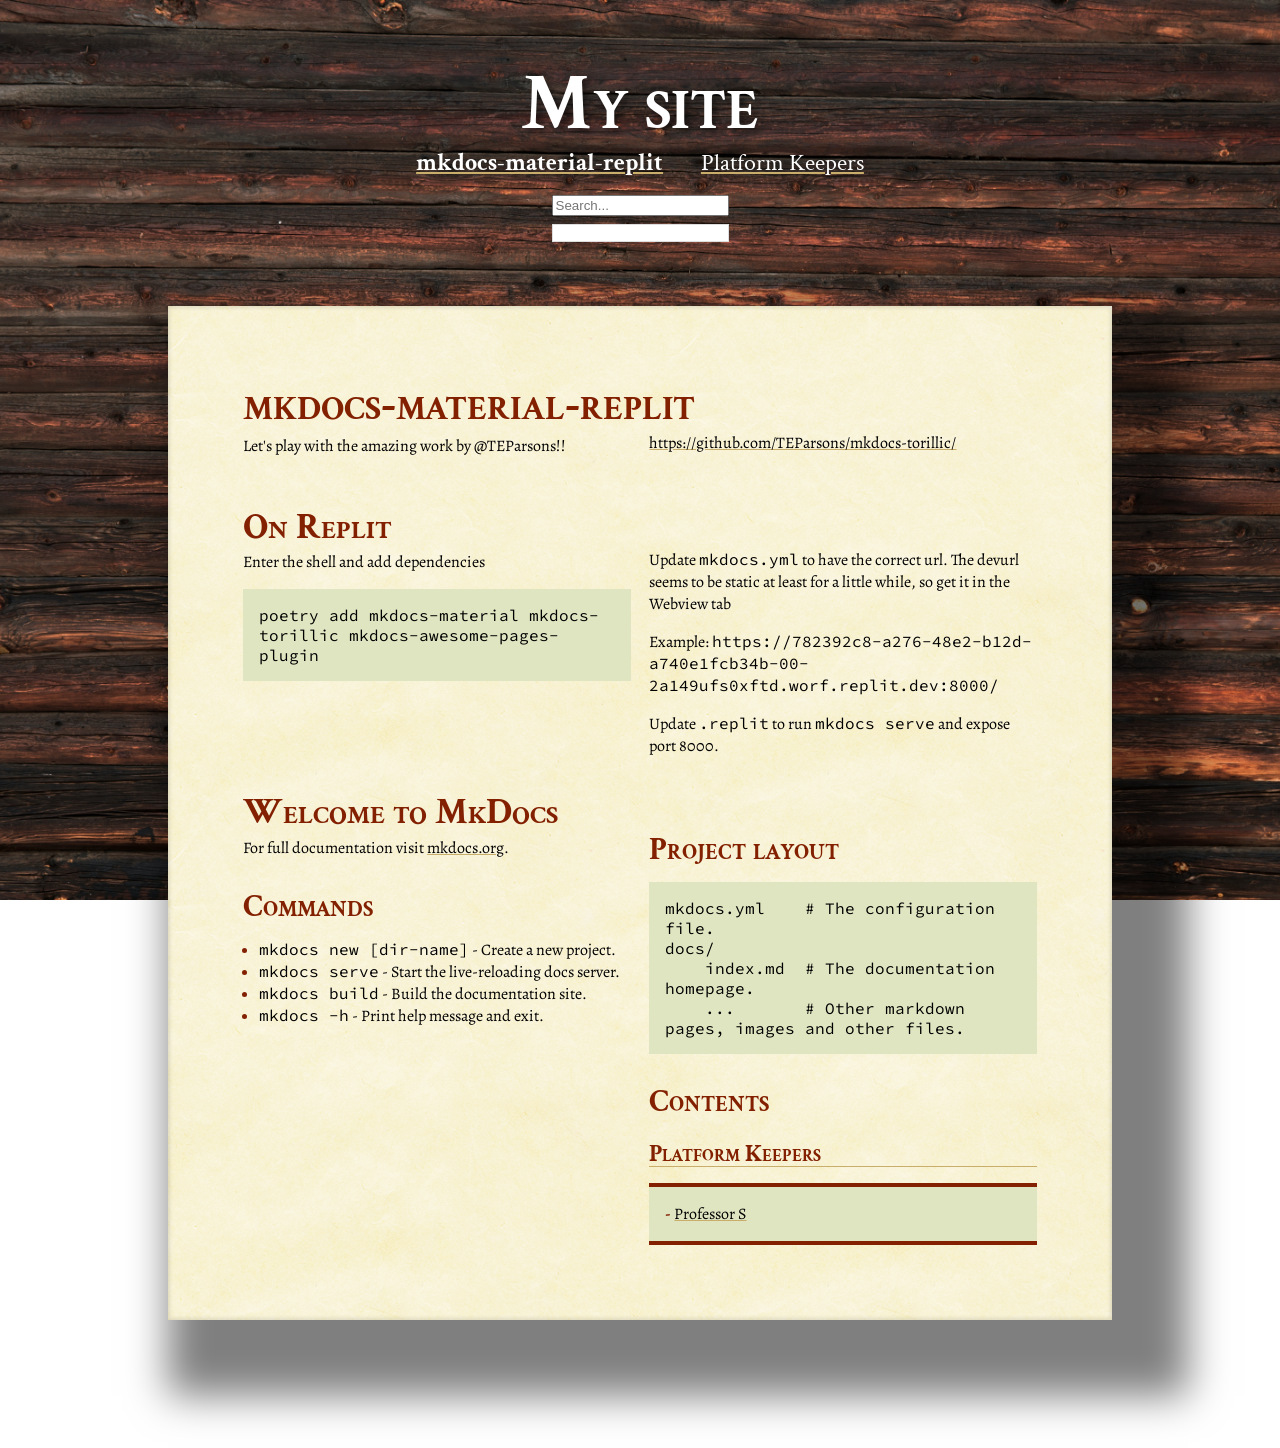
<file: index.html>
<!DOCTYPE html>
<html>

<head>
  <meta charset="utf-8">
  <title>mkdocs-material-replit - My site</title>
  <link rel="icon" type="image/x-icon" href="css/logo.png">
  <link href="css/torillic.css" rel="stylesheet">
  <link href="overrides/search.css" rel="stylesheet">
  <style>
    .torillic-background {
      
    }
  </style>
  <script>
    function toggleSpoiler(element) {
      // add/remove "hidden" class
      if (element.classList.contains("hidden")) {
        element.classList.remove("hidden");
      } else {
        element.classList.add("hidden");
      }
    }
  </script>
</head>

<body class="torillic-background">
  <header class="torillic-header">
    <h1>My site</h1>
    <nav>
      
      
      <a class="current" href=".">mkdocs-material-replit</a>
      
      
      
      <a class="" href="Platform%20Keepers/">Platform Keepers</a>
      
      
    </nav>
    
    <div class="search-container">
      <input type="search" id="mkdocs-search-query" placeholder="Search..." title="Type search term here">
      <div id="mkdocs-search-results" data-no-results-text="No results found"></div>
    </div>
    
  </header>
  <main class="torillic-page">
    
    <h1 id="mkdocs-material-replit">mkdocs-material-replit</h1>
<p>Let's play with the amazing work by @TEParsons!!</p>
<p><a href="https://github.com/TEParsons/mkdocs-torillic/">https://github.com/TEParsons/mkdocs-torillic/</a></p>
<h2 id="on-replit">On Replit</h2>
<p>Enter the shell and add dependencies</p>
<pre><code class="language-bash">poetry add mkdocs-material mkdocs-torillic mkdocs-awesome-pages-plugin
</code></pre>
<p>Update <code>mkdocs.yml</code> to have the correct url. The devurl seems to be static at least for a little while, so get it in the Webview tab</p>
<p>Example: <code>https://782392c8-a276-48e2-b12d-a740e1fcb34b-00-2a149ufs0xftd.worf.replit.dev:8000/</code></p>
<p>Update <code>.replit</code> to run <code>mkdocs serve</code> and expose port 8000.</p>
<h2 id="welcome-to-mkdocs">Welcome to MkDocs</h2>
<p>For full documentation visit <a href="https://www.mkdocs.org">mkdocs.org</a>.</p>
<h3 id="commands">Commands</h3>
<ul>
<li><code>mkdocs new [dir-name]</code> - Create a new project.</li>
<li><code>mkdocs serve</code> - Start the live-reloading docs server.</li>
<li><code>mkdocs build</code> - Build the documentation site.</li>
<li><code>mkdocs -h</code> - Print help message and exit.</li>
</ul>
<h3 id="project-layout">Project layout</h3>
<pre><code>mkdocs.yml    # The configuration file.
docs/
    index.md  # The documentation homepage.
    ...       # Other markdown pages, images and other files.
</code></pre>

    
    
    



    

    
        
    



<h3>Contents</h3>






<h4>
    <a href="Platform%20Keepers/">Platform Keepers</a>
</h4>
<blockquote class=torillic-toc>
    
        
        
        
        
        
        
    
        
        
        
        
        
        
    <li class="torillic-toc-page">
        <a href="Platform%20Keepers/dragon/">Professor S</a>
    </li>
        
    
</blockquote>


    
    
    
    
    
  </main>
  <script src="search/main.js"></script>
</body>

</html>
</file>
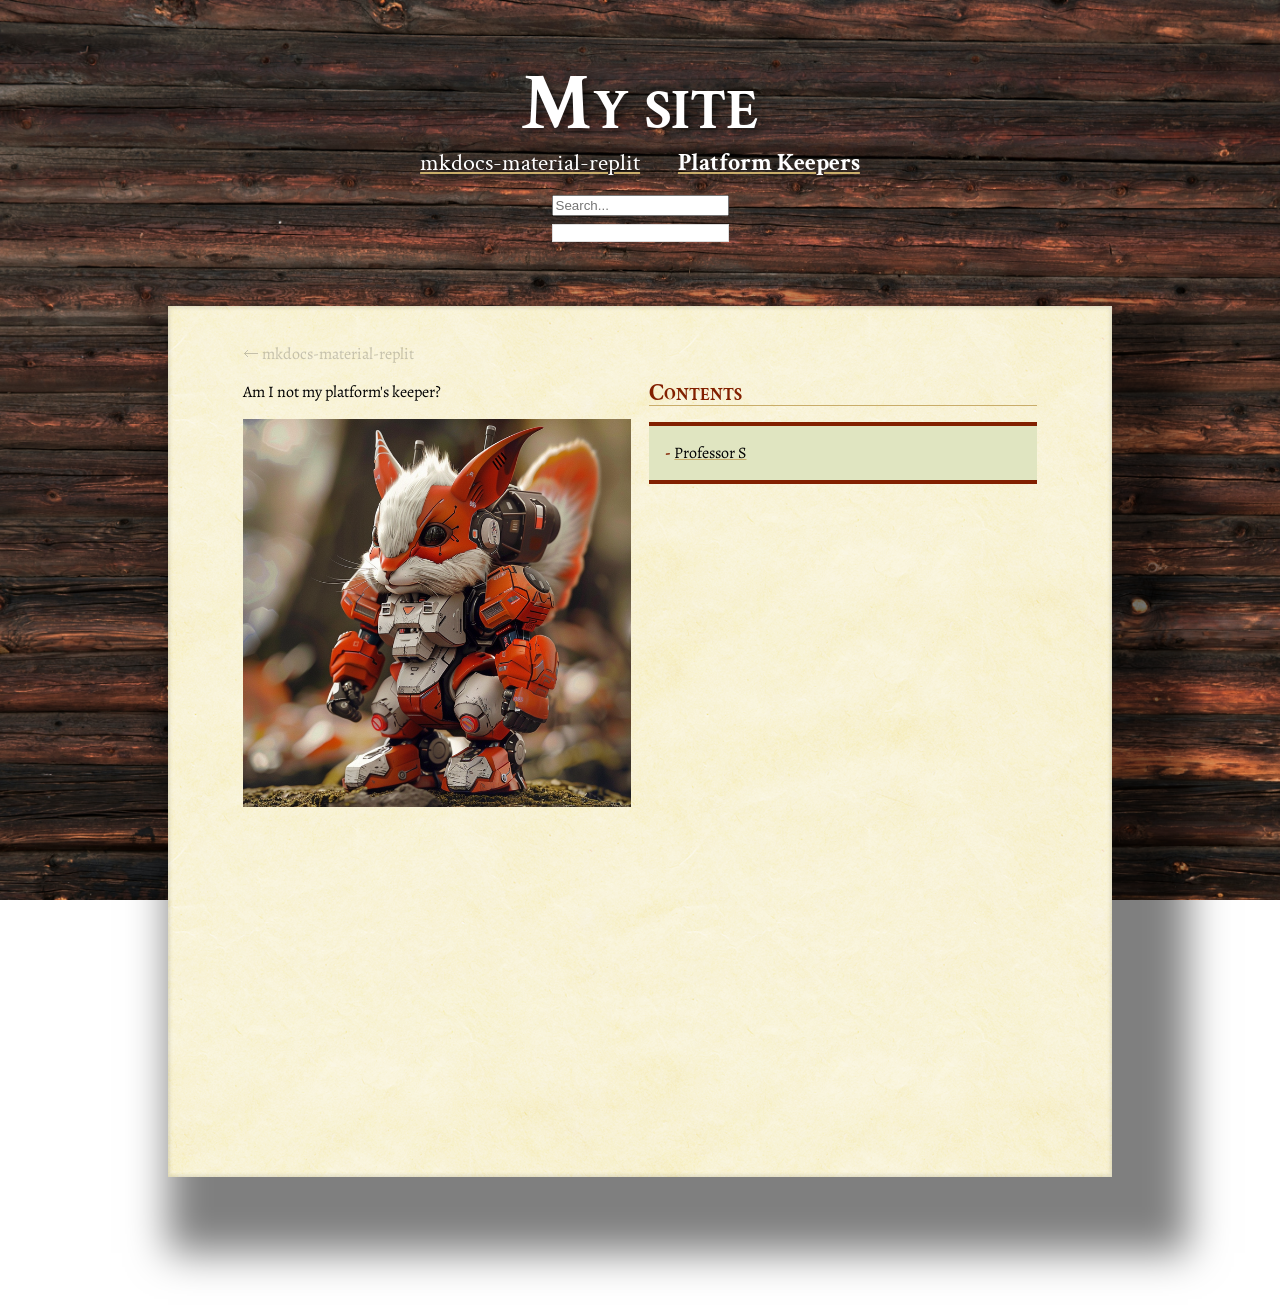
<file: Platform Keepers/index.html>
<!DOCTYPE html>
<html>

<head>
  <meta charset="utf-8">
  <title>Index - My site</title>
  <link rel="icon" type="image/x-icon" href="../css/logo.png">
  <link href="../css/torillic.css" rel="stylesheet">
  <link href="../overrides/search.css" rel="stylesheet">
  <style>
    .torillic-background {
      
    }
  </style>
  <script>
    function toggleSpoiler(element) {
      // add/remove "hidden" class
      if (element.classList.contains("hidden")) {
        element.classList.remove("hidden");
      } else {
        element.classList.add("hidden");
      }
    }
  </script>
</head>

<body class="torillic-background">
  <header class="torillic-header">
    <h1>My site</h1>
    <nav>
      
      
      <a class="" href="..">mkdocs-material-replit</a>
      
      
      
      <a class="current" href="./">Platform Keepers</a>
      
      
    </nav>
    
    <div class="search-container">
      <input type="search" id="mkdocs-search-query" placeholder="Search..." title="Type search term here">
      <div id="mkdocs-search-results" data-no-results-text="No results found"></div>
    </div>
    
  </header>
  <main class="torillic-page">
    
    <p>Am I not my platform's keeper?</p>
<p><img alt="image" src="image.png" /></p>

    
    
    

<h4>Contents</h4>

<blockquote class=torillic-toc>

    
    
    
    
    
    

    
    
    
    
    
    
    <li class="torillic-toc-page">
        <a href="dragon/">Professor S</a>
    </li>
    

</blockquote>

    
    
    
    
    



    
        
        
    




<a href=".." class="torillic-backlink">🡐 mkdocs-material-replit</a>
    
  </main>
  <script src="../search/main.js"></script>
</body>

</html>
</file>
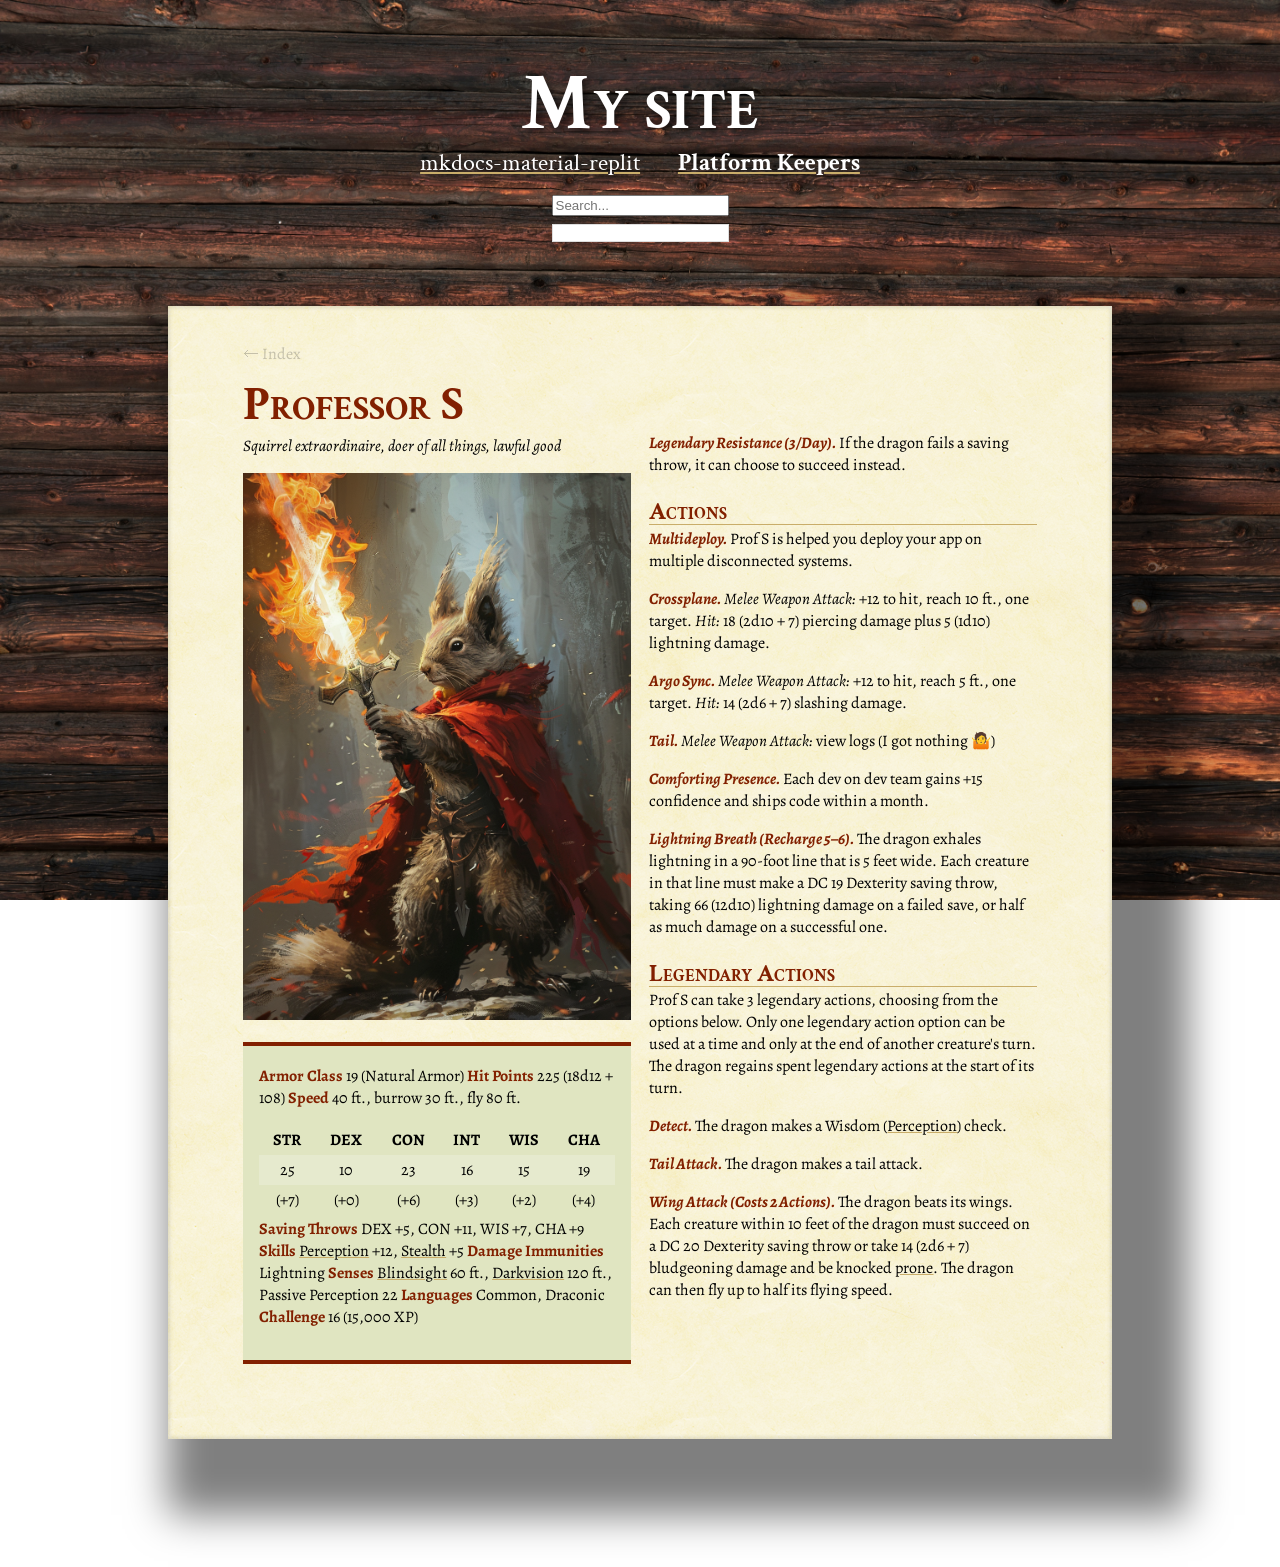
<file: Platform Keepers/dragon/index.html>
<!DOCTYPE html>
<html>

<head>
  <meta charset="utf-8">
  <title>Professor S - My site</title>
  <link rel="icon" type="image/x-icon" href="../../css/logo.png">
  <link href="../../css/torillic.css" rel="stylesheet">
  <link href="../../overrides/search.css" rel="stylesheet">
  <style>
    .torillic-background {
      
    }
  </style>
  <script>
    function toggleSpoiler(element) {
      // add/remove "hidden" class
      if (element.classList.contains("hidden")) {
        element.classList.remove("hidden");
      } else {
        element.classList.add("hidden");
      }
    }
  </script>
</head>

<body class="torillic-background">
  <header class="torillic-header">
    <h1>My site</h1>
    <nav>
      
      
      <a class="" href="../..">mkdocs-material-replit</a>
      
      
      
      <a class="current" href="../">Platform Keepers</a>
      
      
    </nav>
    
    <div class="search-container">
      <input type="search" id="mkdocs-search-query" placeholder="Search..." title="Type search term here">
      <div id="mkdocs-search-results" data-no-results-text="No results found"></div>
    </div>
    
  </header>
  <main class="torillic-page">
    
    <h1 id="professor-s">Professor S</h1>
<p><em>Squirrel extraordinaire, doer of all things, lawful good</em></p>
<p><img alt="shipit" src="../prof-s.png" /></p>
<blockquote>
<p><strong>Armor Class</strong> 19 (Natural Armor)
<strong>Hit Points</strong> 225 (18d12 + 108)
<strong>Speed</strong> 40 ft., burrow 30 ft., fly 80 ft.</p>
<table>
<thead>
<tr>
<th>STR</th>
<th>DEX</th>
<th>CON</th>
<th>INT</th>
<th>WIS</th>
<th>CHA</th>
</tr>
</thead>
<tbody>
<tr>
<td>25</td>
<td>10</td>
<td>23</td>
<td>16</td>
<td>15</td>
<td>19</td>
</tr>
<tr>
<td>(+7)</td>
<td>(+0)</td>
<td>(+6)</td>
<td>(+3)</td>
<td>(+2)</td>
<td>(+4)</td>
</tr>
</tbody>
</table>
<p><strong>Saving Throws</strong> DEX +5, CON +11, WIS +7, CHA +9
<strong>Skills</strong> <a href="https://www.dndbeyond.com/compendium/rules/basic-rules/using-ability-scores#Perception">Perception</a> +12, <a href="https://www.dndbeyond.com/compendium/rules/basic-rules/using-ability-scores#Stealth">Stealth</a> +5
<strong>Damage Immunities</strong> Lightning
<strong>Senses</strong> <a href="https://www.dndbeyond.com/compendium/rules/basic-rules/monsters#Blindsight">Blindsight</a> 60 ft., <a href="https://www.dndbeyond.com/compendium/rules/basic-rules/monsters#Darkvision">Darkvision</a> 120 ft., Passive Perception 22
<strong>Languages</strong> Common, Draconic
<strong>Challenge</strong> 16 (15,000 XP)</p>
</blockquote>
<p><strong><em>Legendary Resistance (3/Day).</em></strong> If the dragon fails a saving throw, it can choose to succeed instead.</p>
<h4 id="actions">Actions</h4>
<p><strong><em>Multideploy.</em></strong> Prof S is helped you deploy your app on multiple disconnected systems.</p>
<p><strong><em>Crossplane.</em></strong> <em>Melee Weapon Attack:</em> +12 to hit, reach 10 ft., one target. <em>Hit:</em> 18 (2d10 + 7) piercing damage plus 5 (1d10) lightning damage.</p>
<p><strong><em>Argo Sync.</em></strong> <em>Melee Weapon Attack:</em> +12 to hit, reach 5 ft., one target. <em>Hit:</em> 14 (2d6 + 7) slashing damage.</p>
<p><strong><em>Tail.</em></strong> <em>Melee Weapon Attack:</em> view logs (I got nothing 🤷)</p>
<p><strong><em>Comforting Presence.</em></strong> Each dev on dev team gains +15 confidence and ships code within a month.</p>
<p><strong><em>Lightning Breath (Recharge 5–6).</em></strong> The dragon exhales lightning in a 90-­foot line that is 5 feet wide. Each creature in that line must make a DC 19 Dexterity saving throw, taking 66 (12d10) lightning damage on a failed save, or half as much damage on a successful one.</p>
<h4 id="legendary-actions">Legendary Actions</h4>
<p>Prof S can take 3 legendary actions, choosing from the options below. Only one legendary action option can be used at a time and only at the end of another creature's turn. The dragon regains spent legendary actions at the start of its turn.</p>
<p><strong><em>Detect.</em></strong> The dragon makes a Wisdom (<a href="https://www.dndbeyond.com/compendium/rules/basic-rules/using-ability-scores#Perception">Perception</a>) check.</p>
<p><strong><em>Tail Attack.</em></strong> The dragon makes a tail attack.</p>
<p><strong><em>Wing Attack (Costs 2 Actions).</em></strong> The dragon beats its wings. Each creature within 10 feet of the dragon must succeed on a DC 20 Dexterity saving throw or take 14 (2d6 + 7) bludgeoning damage and be knocked <a href="https://www.dndbeyond.com/compendium/rules/basic-rules/appendix-a-conditions#Prone">prone</a>. The dragon can then fly up to half its flying speed.</p>

    
    
    
    
    
    



    
        
        
    



    
        
    


<a href="../" class="torillic-backlink">🡐 Index</a>
    
  </main>
  <script src="../../search/main.js"></script>
</body>

</html>
</file>
<file: css/torillic.css>
@import url("torillic/torillic.css");
@import url("ipa.css");
@import url("statblock.css");
@import url("spoiler.css");


body {
    padding: 0;
    margin: 0;
}

blockquote.torillic-toc {
    display: flex;
    flex-direction: column;
    break-inside: avoid;
}

li.torillic-toc-section {
    order: 1;
}
li.torillic-toc-section::marker {
    content: ">";
    font-weight: bold;
}

li.torillic-toc-page {
    order: 2
}
li.torillic-toc-page::marker {
    content: "-";
    font-weight: bold;
}

.torillic-background {
    padding: 4rem;
}

.torillic-backlink {
    position: absolute;
    top: 1cm;
    left: 2cm;
    text-decoration: none;
    opacity: 20%;
}
.torillic-backlink:hover {
    color: var(--red);
    opacity: 100%;
}


@media print {
    .torillic-backlink {
        display: none;
    }
    .torillic-header {
        display: none;
    }
}
</file>
<file: overrides/search.css>
.search-container {
  margin-top: 1rem;
}
#mkdocs-search-results {
  background: white;
  padding: 0.5rem;
  margin-top: 0.5rem;
  border: 1px solid #ddd;
  max-height: 300px;
  overflow-y: auto;
}
</file>
